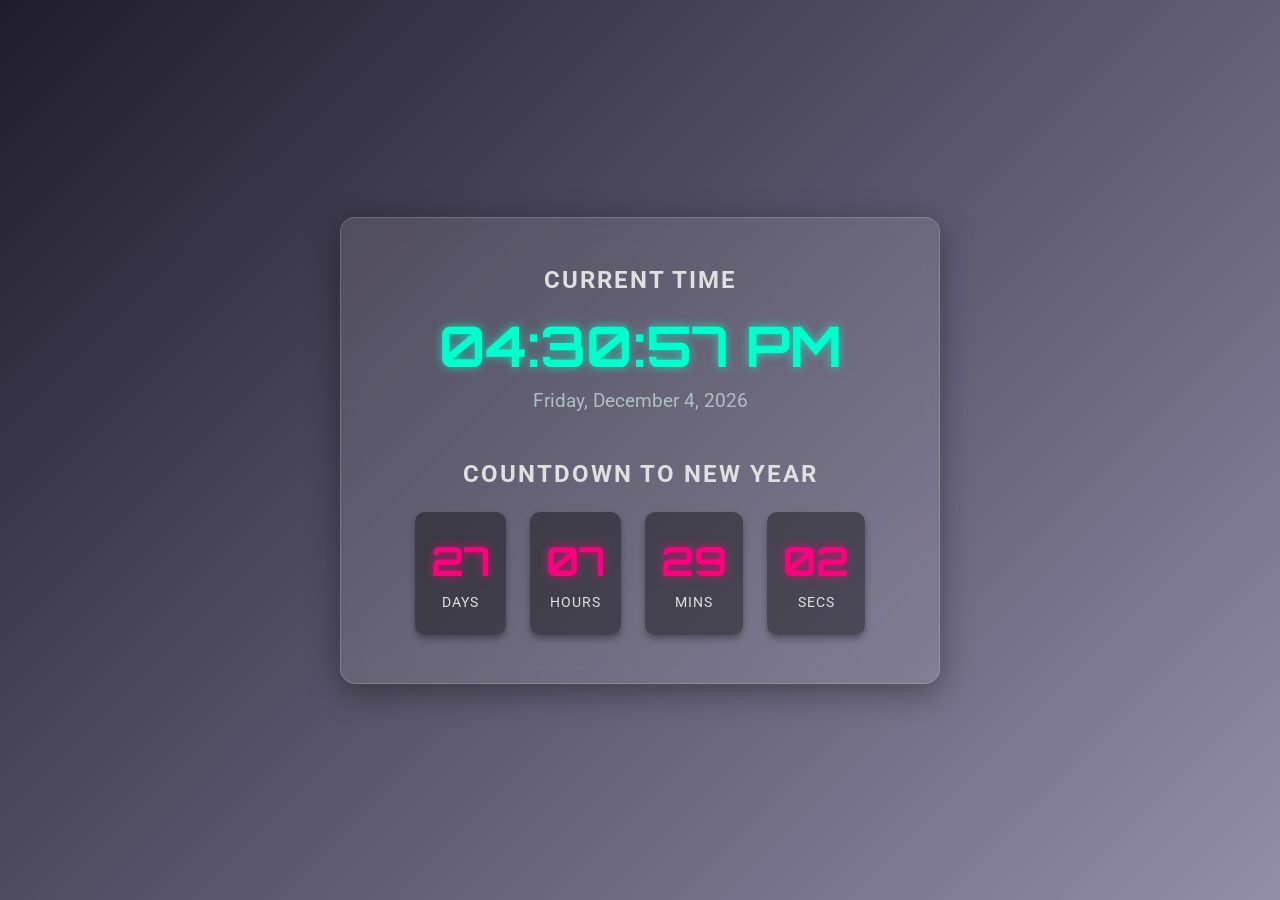
<file: week 2/assignment/index.html>
<!DOCTYPE html>
<html lang="en">
<head>
    <meta charset="UTF-8">
    <meta name="viewport" content="width=device-width, initial-scale=1.0">
    <title>Digital Clock & Countdown</title>
    <link href="https://fonts.googleapis.com/css2?family=Orbitron:wght@400;700&family=Roboto:wght@300;400&display=swap" rel="stylesheet">
    <link rel="stylesheet" href="style.css">
</head>
<body>
    <div class="container">

        <!-- Digital Clock Section -->
        <section class="clock-section">
            <h2>Current Time</h2>
            <div id="digital-clock" class="display">
                00:00:00 AM
            </div>
            <p id="current-date" class="date-display">Loading date...</p>
        </section>

        <!-- Countdown Timer Section -->
        <section class="countdown-section">
            <h2>Countdown to New Year</h2>
            <div class="countdown-container">
                <div class="time-box">
                    <span id="days">00</span>
                    <span class="label">Days</span>
                </div>
                <div class="time-box">
                    <span id="hours">00</span>
                    <span class="label">Hours</span>
                </div>
                <div class="time-box">
                    <span id="minutes">00</span>
                    <span class="label">Mins</span>
                </div>
                <div class="time-box">
                    <span id="seconds">00</span>
                    <span class="label">Secs</span>
                </div>
            </div>
        </section>

    </div>

    <script src="script.js"></script>
</body>
</html>
</file>
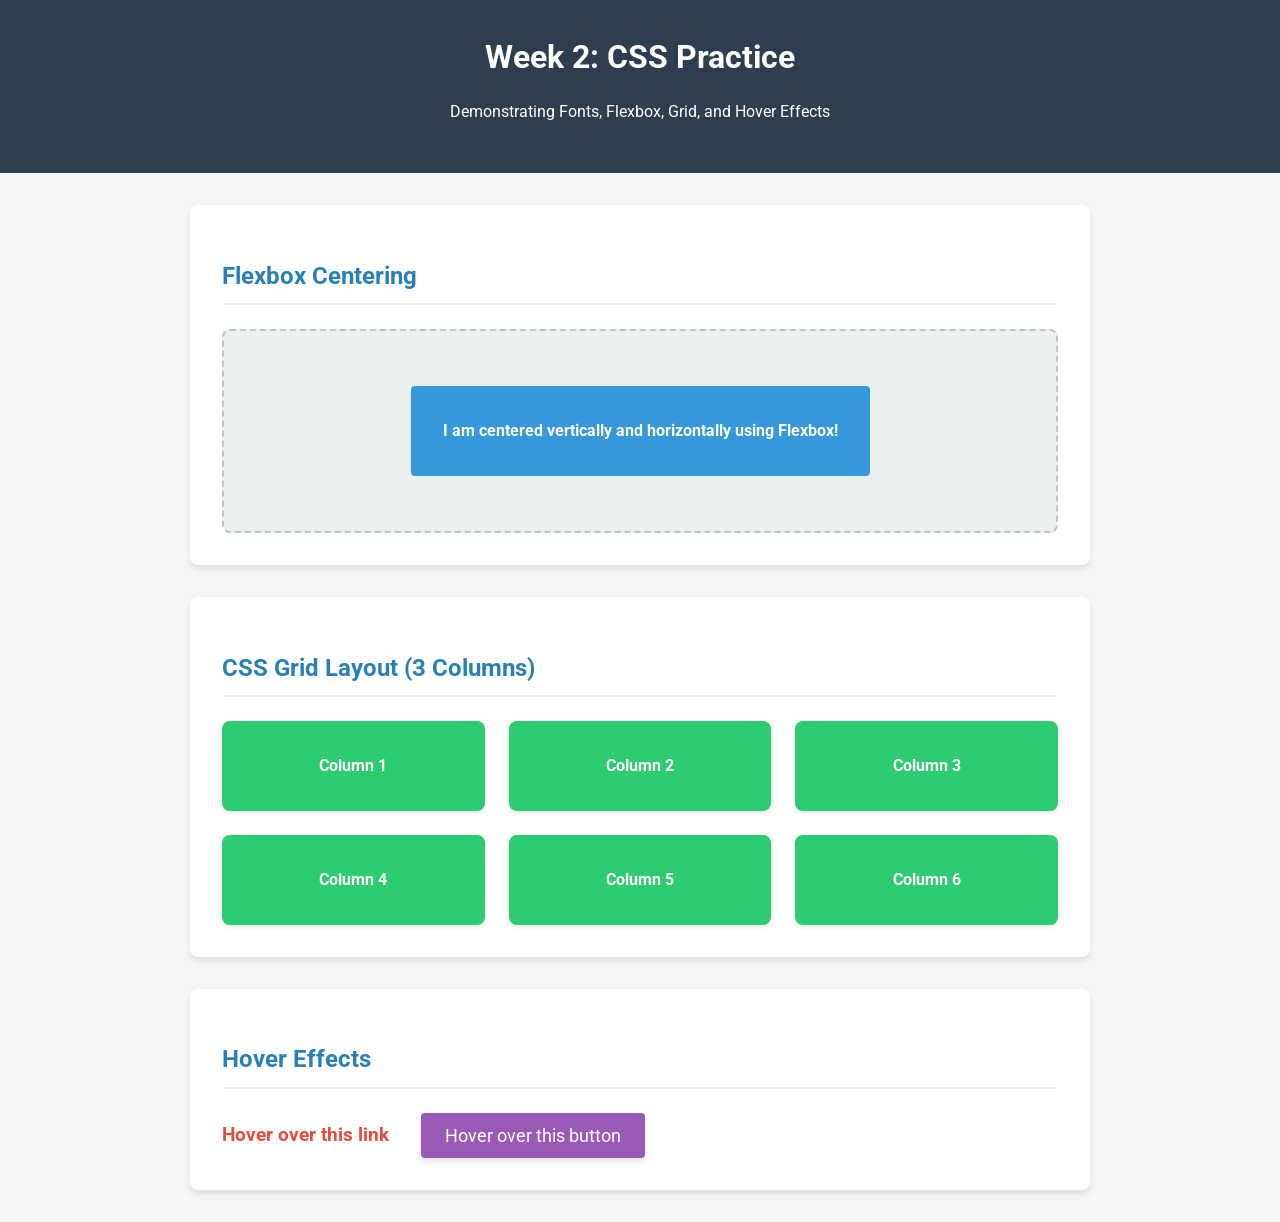
<file: week 2/practice/index.html>
<!DOCTYPE html>
<html lang="en">
<head>
    <meta charset="UTF-8">
    <meta name="viewport" content="width=device-width, initial-scale=1.0">
    <title>Week 2 CSS Practice</title>
    <!-- Practice 1: Custom Font from Google Fonts -->
    <link href="https://fonts.googleapis.com/css2?family=Roboto:wght@400;700&display=swap" rel="stylesheet">
    <link rel="stylesheet" href="style.css">
</head>
<body>

    <header>
        <h1>Week 2: CSS Practice</h1>
        <p>Demonstrating Fonts, Flexbox, Grid, and Hover Effects</p>
    </header>

    <main class="container">

        <!-- Practice 2: Flexbox Centering -->
        <section class="flexbox-section">
            <h2>Flexbox Centering</h2>
            <div class="flex-container">
                <div class="flex-item">
                    <p>I am centered vertically and horizontally using Flexbox!</p>
                </div>
            </div>
        </section>

        <!-- Practice 3: CSS Grid 3-Column Layout -->
        <section class="grid-section">
            <h2>CSS Grid Layout (3 Columns)</h2>
            <div class="grid-container">
                <div class="grid-item">Column 1</div>
                <div class="grid-item">Column 2</div>
                <div class="grid-item">Column 3</div>
                <div class="grid-item">Column 4</div>
                <div class="grid-item">Column 5</div>
                <div class="grid-item">Column 6</div>
            </div>
        </section>

        <!-- Practice 4: Hover Effects -->
        <section class="hover-section">
            <h2>Hover Effects</h2>
            <div class="hover-demo">
                <a href="#" class="custom-link">Hover over this link</a>
                <button class="custom-btn">Hover over this button</button>
            </div>
        </section>

    </main>

</body>
</html>
</file>
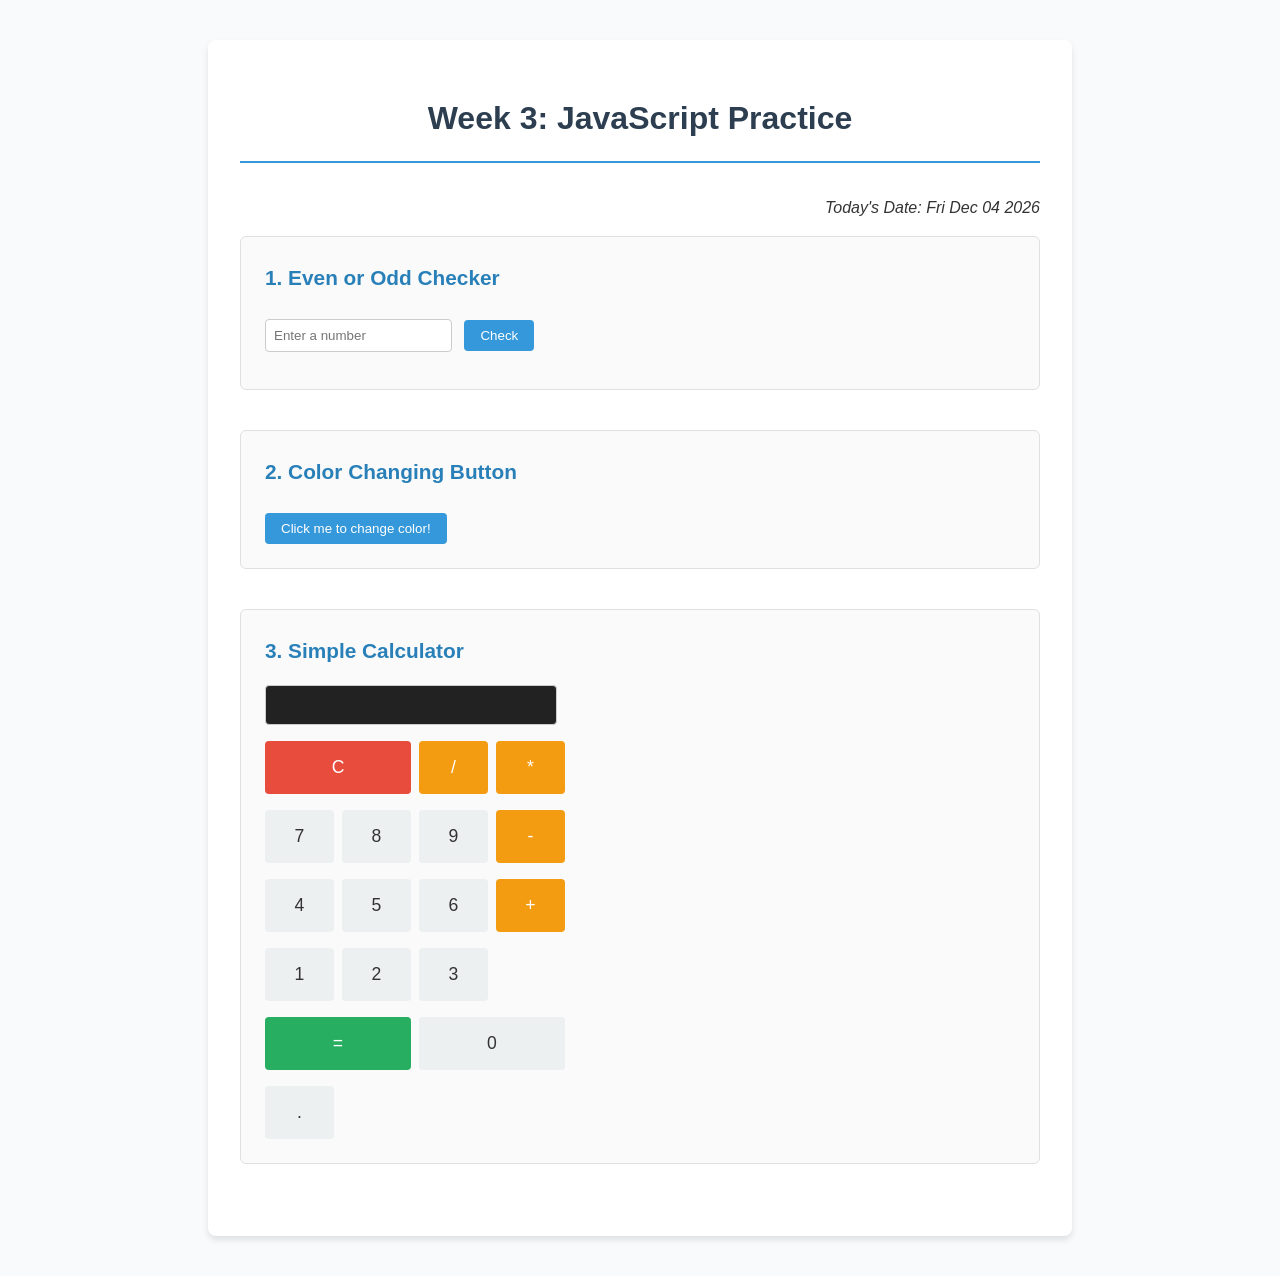
<file: week 3/practice/index.html>
<!DOCTYPE html>
<html lang="en">
<head>
    <meta charset="UTF-8">
    <meta name="viewport" content="width=device-width, initial-scale=1.0">
    <title>Week 3 JS Practice</title>
    <style>
        body { font-family: 'Segoe UI', Tahoma, Geneva, Verdana, sans-serif; line-height: 1.6; background: #f9fafb; padding: 2rem; color: #333; }
        .container { max-width: 800px; margin: 0 auto; background: white; padding: 2rem; border-radius: 8px; box-shadow: 0 4px 6px rgba(0,0,0,0.1); }
        h1 { text-align: center; color: #2c3e50; border-bottom: 2px solid #3498db; padding-bottom: 1rem; margin-bottom: 2rem; }
        .practice-section { margin-bottom: 2.5rem; padding: 1.5rem; border: 1px solid #e0e0e0; border-radius: 6px; background: #fafafa; }
        h2 { color: #2980b9; margin-top: 0; font-size: 1.3rem; }
        button { background: #3498db; color: white; border: none; padding: 0.5rem 1rem; border-radius: 4px; cursor: pointer; transition: background 0.3s; margin-top: 0.5rem; }
        button:hover { background: #2980b9; }
        input[type="number"], input[type="text"] { padding: 0.5rem; border: 1px solid #ccc; border-radius: 4px; margin-right: 0.5rem; }
        .result { margin-top: 0.8rem; font-weight: bold; color: #27ae60; }

        /* Calculator Specifics */
        .calculator { display: grid; grid-template-columns: repeat(4, 1fr); gap: 0.5rem; max-width: 300px; margin-top: 1rem; }
        .calc-display { grid-column: span 4; padding: 1rem; background: #222; color: #0f0; text-align: right; font-size: 1.2rem; border-radius: 4px; border: none; }
        .calc-btn { background: #ecf0f1; color: #333; padding: 1rem; font-size: 1.1rem; }
        .calc-btn.operator { background: #f39c12; color: white; }
        .calc-btn.equals { background: #27ae60; color: white; grid-column: span 2; }
        .calc-btn.clear { background: #e74c3c; color: white; grid-column: span 2; }
    </style>
</head>
<body>

    <div class="container">
        <h1>Week 3: JavaScript Practice</h1>

        <!-- Practice 4: Display today's date dynamically -->
        <p style="text-align: right; font-style: italic;">Today's Date: <span id="current-date"></span></p>

        <!-- Practice 1: Check even or odd numbers -->
        <div class="practice-section">
            <h2>1. Even or Odd Checker</h2>
            <input type="number" id="num-input" placeholder="Enter a number">
            <button onclick="checkEvenOdd()">Check</button>
            <div id="even-odd-result" class="result"></div>
        </div>

        <!-- Practice 2: Button that changes color on click -->
        <div class="practice-section">
            <h2>2. Color Changing Button</h2>
            <button id="color-btn">Click me to change color!</button>
        </div>

        <!-- Practice 3: Simple Calculator -->
        <div class="practice-section">
            <h2>3. Simple Calculator</h2>
            <div class="calculator">
                <input type="text" class="calc-display" id="calc-display" disabled>

                <button class="calc-btn clear" onclick="clearCalc()">C</button>
                <button class="calc-btn operator" onclick="appendCalc('/')">/</button>
                <button class="calc-btn operator" onclick="appendCalc('*')">*</button>

                <button class="calc-btn" onclick="appendCalc('7')">7</button>
                <button class="calc-btn" onclick="appendCalc('8')">8</button>
                <button class="calc-btn" onclick="appendCalc('9')">9</button>
                <button class="calc-btn operator" onclick="appendCalc('-')">-</button>

                <button class="calc-btn" onclick="appendCalc('4')">4</button>
                <button class="calc-btn" onclick="appendCalc('5')">5</button>
                <button class="calc-btn" onclick="appendCalc('6')">6</button>
                <button class="calc-btn operator" onclick="appendCalc('+')">+</button>

                <button class="calc-btn" onclick="appendCalc('1')">1</button>
                <button class="calc-btn" onclick="appendCalc('2')">2</button>
                <button class="calc-btn" onclick="appendCalc('3')">3</button>
                <button class="calc-btn equals" onclick="calculate()">=</button>

                <button class="calc-btn" onclick="appendCalc('0')" style="grid-column: span 2;">0</button>
                <button class="calc-btn" onclick="appendCalc('.')">.</button>
            </div>
        </div>

    </div>

    <script>
        // Practice 4: Display today's date dynamically
        document.getElementById('current-date').textContent = new Date().toDateString();

        // Practice 1: Check even or odd numbers
        function checkEvenOdd() {
            const num = document.getElementById('num-input').value;
            const resultDiv = document.getElementById('even-odd-result');

            if (num === '') {
                resultDiv.textContent = 'Please enter a number.';
                resultDiv.style.color = 'red';
                return;
            }

            if (num % 2 === 0) {
                resultDiv.textContent = `${num} is an EVEN number.`;
                resultDiv.style.color = '#27ae60';
            } else {
                resultDiv.textContent = `${num} is an ODD number.`;
                resultDiv.style.color = '#e67e22';
            }
        }

        // Practice 2: Button that changes color on click
        const colorBtn = document.getElementById('color-btn');
        colorBtn.addEventListener('click', function() {
            // Generate random hex color
            const randomColor = '#' + Math.floor(Math.random()*16777215).toString(16);
            this.style.backgroundColor = randomColor;
            this.textContent = `Color: ${randomColor}`;
        });

        // Practice 3: Simple Calculator
        const calcDisplay = document.getElementById('calc-display');

        function appendCalc(val) {
            calcDisplay.value += val;
        }

        function clearCalc() {
            calcDisplay.value = '';
        }

        function calculate() {
            try {
                // Using Function to safely evaluate simple math expressions instead of eval()
                const result = new Function('return ' + calcDisplay.value)();
                if(result === Infinity || isNaN(result)) {
                    calcDisplay.value = 'Error';
                } else {
                    calcDisplay.value = result;
                }
            } catch (error) {
                calcDisplay.value = 'Error';
            }
        }
    </script>
</body>
</html>
</file>
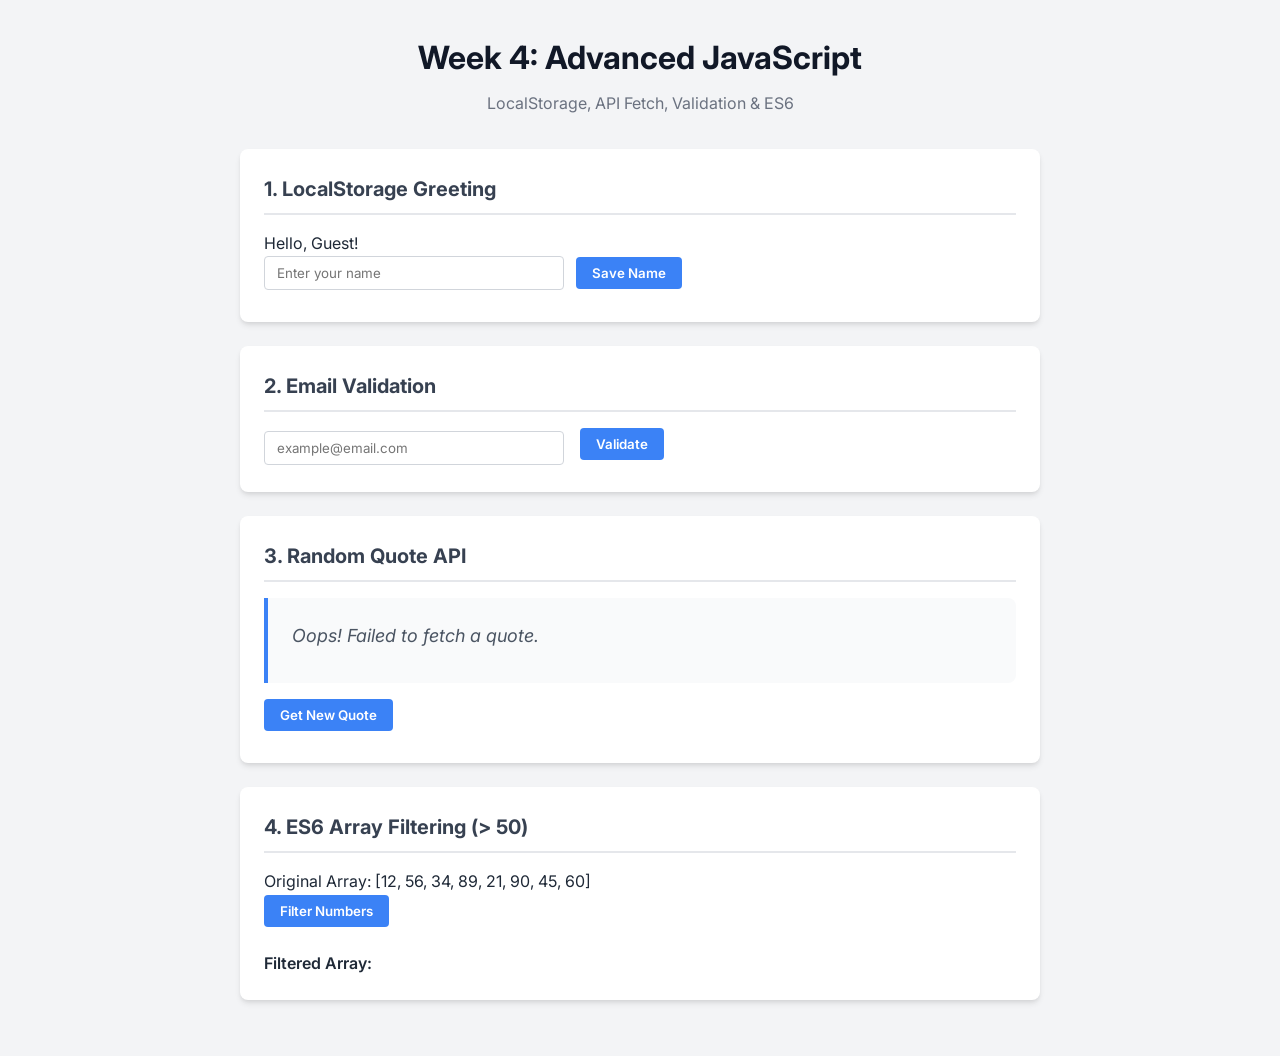
<file: week 4/practice/index.html>
<!DOCTYPE html>
<html lang="en">
<head>
    <meta charset="UTF-8">
    <meta name="viewport" content="width=device-width, initial-scale=1.0">
    <title>Week 4 JS Advanced Practice</title>
    <link href="https://fonts.googleapis.com/css2?family=Inter:wght@400;600&display=swap" rel="stylesheet">
    <link rel="stylesheet" href="style.css">
</head>
<body>

    <div class="container">
        <header>
            <h1>Week 4: Advanced JavaScript</h1>
            <p>LocalStorage, API Fetch, Validation & ES6</p>
        </header>

        <main>
            <!-- Task 1: LocalStorage -->
            <section class="card">
                <h2>1. LocalStorage Greeting</h2>
                <div id="greeting-area">
                    <p id="welcome-message">Hello, Guest!</p>
                    <input type="text" id="name-input" placeholder="Enter your name">
                    <button id="save-name-btn">Save Name</button>
                    <button id="clear-name-btn" class="secondary">Clear</button>
                </div>
            </section>

            <!-- Task 2: Form Validation -->
            <section class="card">
                <h2>2. Email Validation</h2>
                <form id="email-form" novalidate>
                    <div class="input-group">
                        <input type="email" id="email-input" placeholder="example@email.com">
                        <button type="submit">Validate</button>
                    </div>
                    <p id="email-error" class="error-msg hidden"></p>
                    <p id="email-success" class="success-msg hidden"></p>
                </form>
            </section>

            <!-- Task 3: API Fetch -->
            <section class="card">
                <h2>3. Random Quote API</h2>
                <div class="quote-box">
                    <p id="quote-text" class="quote">"Loading quote..."</p>
                    <p id="quote-author" class="author">-</p>
                </div>
                <button id="fetch-quote-btn">Get New Quote</button>
            </section>

            <!-- Task 4: ES6 Array Filtering -->
            <section class="card">
                <h2>4. ES6 Array Filtering (> 50)</h2>
                <p>Original Array: <span id="original-array">[12, 56, 34, 89, 21, 90, 45, 60]</span></p>
                <button id="filter-btn">Filter Numbers</button>
                <p class="result-text">Filtered Array: <span id="filtered-array"></span></p>
            </section>
        </main>
    </div>

    <script src="script.js"></script>
</body>
</html>
</file>
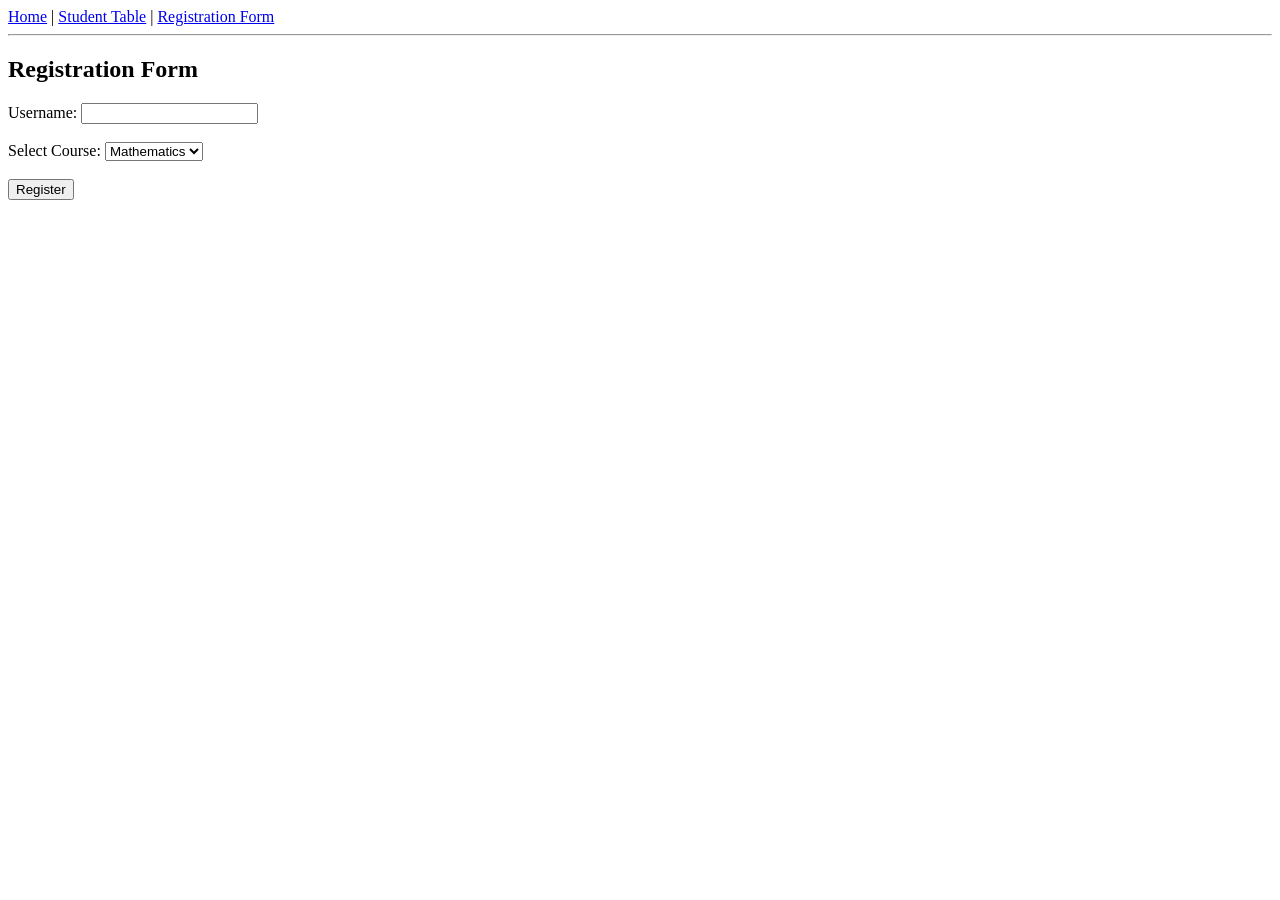
<file: week 1/practice/form.html>
<!DOCTYPE html>
<html lang="en">
<head>
    <meta charset="UTF-8">
    <title>Page 3 - Registration Form</title>
</head>
<body>
    <nav>
        <a href="index.html">Home</a> |
        <a href="table.html">Student Table</a> |
        <a href="form.html">Registration Form</a>
    </nav>
    <hr>

    <h2>Registration Form</h2>
    <form action="#" method="get">
        <label for="username">Username:</label>
        <input type="text" id="username" name="username"><br><br>

        <label for="course">Select Course:</label>
        <select id="course" name="course">
            <option value="math">Mathematics</option>
            <option value="science">Science</option>
            <option value="history">History</option>
        </select><br><br>

        <input type="submit" value="Register">
    </form>
</body>
</html>
</file>
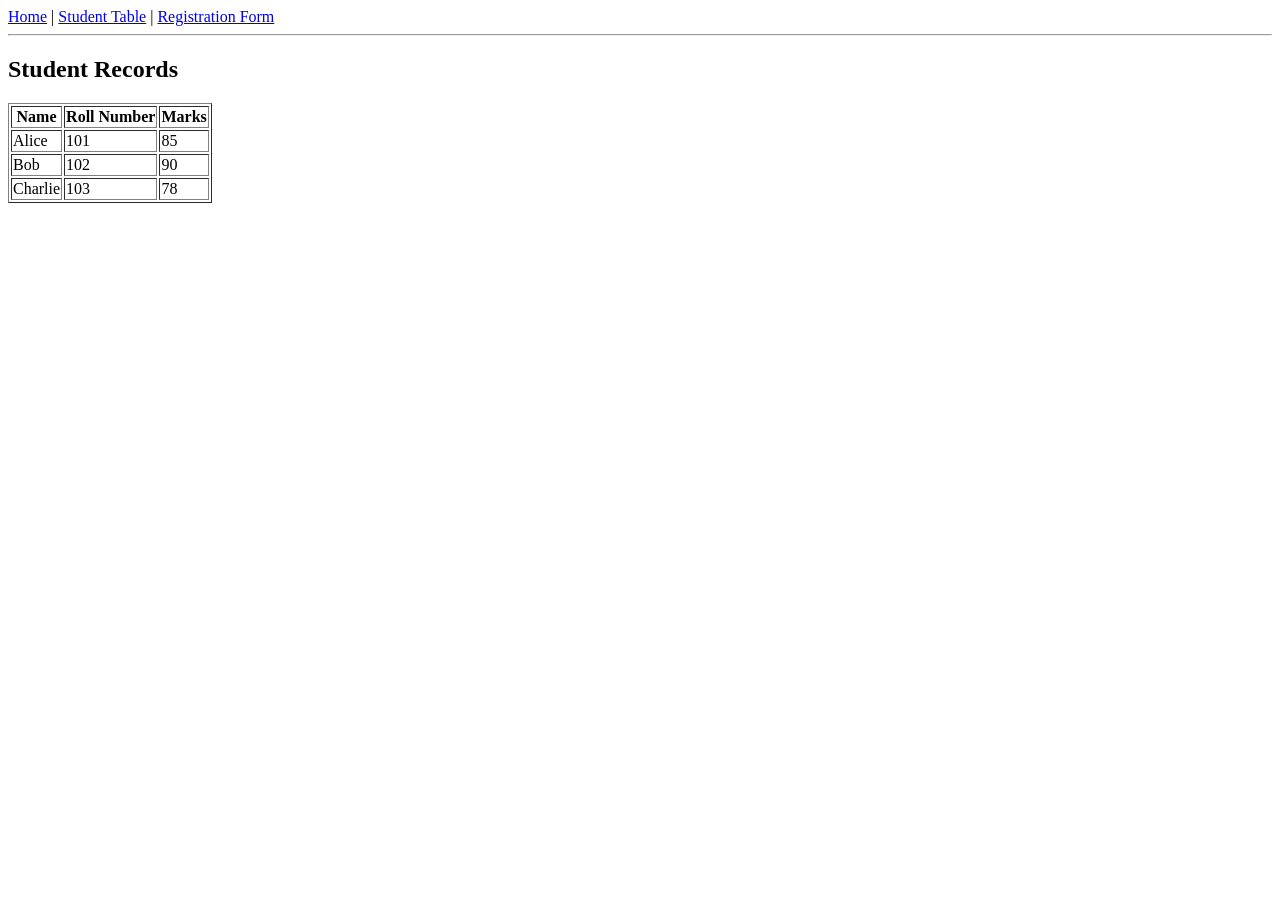
<file: week 1/practice/table.html>
<!DOCTYPE html>
<html lang="en">
<head>
    <meta charset="UTF-8">
    <title>Page 2 - Student Table</title>
</head>
<body>
    <nav>
        <a href="index.html">Home</a> |
        <a href="table.html">Student Table</a> |
        <a href="form.html">Registration Form</a>
    </nav>
    <hr>

    <h2>Student Records</h2>
    <table border="1">
        <thead>
            <tr>
                <th>Name</th>
                <th>Roll Number</th>
                <th>Marks</th>
            </tr>
        </thead>
        <tbody>
            <tr>
                <td>Alice</td>
                <td>101</td>
                <td>85</td>
            </tr>
            <tr>
                <td>Bob</td>
                <td>102</td>
                <td>90</td>
            </tr>
            <tr>
                <td>Charlie</td>
                <td>103</td>
                <td>78</td>
            </tr>
        </tbody>
    </table>
</body>
</html>
</file>
<file: week 2/assignment/style.css>
* {
    margin: 0;
    padding: 0;
    box-sizing: border-box;
}

body {
    background: linear-gradient(135deg, #1f1c2c 0%, #928dab 100%);
    font-family: 'Roboto', sans-serif;
    color: white;
    display: flex;
    justify-content: center;
    align-items: center;
    min-height: 100vh;
}

.container {
    background: rgba(255, 255, 255, 0.1);
    backdrop-filter: blur(10px);
    border-radius: 15px;
    padding: 3rem;
    box-shadow: 0 8px 32px 0 rgba(0, 0, 0, 0.37);
    border: 1px solid rgba(255, 255, 255, 0.18);
    text-align: center;
    max-width: 600px;
    width: 90%;
}

section {
    margin-bottom: 3rem;
}

section:last-child {
    margin-bottom: 0;
}

h2 {
    font-size: 1.5rem;
    margin-bottom: 1rem;
    color: #e0e0e0;
    text-transform: uppercase;
    letter-spacing: 2px;
}

/* Digital Clock Styles */
.display {
    font-family: 'Orbitron', sans-serif;
    font-size: 3.5rem;
    font-weight: 700;
    color: #00ffcc;
    text-shadow: 0 0 10px rgba(0, 255, 204, 0.7);
    margin-bottom: 0.5rem;
}

.date-display {
    font-size: 1.2rem;
    color: #b0bec5;
}

/* Countdown Styles */
.countdown-container {
    display: flex;
    justify-content: center;
    gap: 1.5rem;
    margin-top: 1.5rem;
}

.time-box {
    background: rgba(0, 0, 0, 0.4);
    border-radius: 10px;
    padding: 1.5rem 1rem;
    min-width: 90px;
    box-shadow: 0 4px 6px rgba(0, 0, 0, 0.3);
}

.time-box span {
    display: block;
}

.time-box span:first-child {
    font-family: 'Orbitron', sans-serif;
    font-size: 2.5rem;
    font-weight: 700;
    color: #ff007f;
    text-shadow: 0 0 10px rgba(255, 0, 127, 0.7);
}

.label {
    font-size: 0.9rem;
    color: #e0e0e0;
    text-transform: uppercase;
    margin-top: 0.5rem;
    letter-spacing: 1px;
}

/* Responsive */
@media (max-width: 600px) {
    .display {
        font-size: 2.5rem;
    }

    .countdown-container {
        gap: 0.8rem;
    }

    .time-box {
        min-width: 70px;
        padding: 1rem 0.5rem;
    }

    .time-box span:first-child {
        font-size: 1.8rem;
    }
}
</file>
<file: week 2/practice/style.css>
/* Practice 1: Style webpage with background color and custom fonts */
body {
    background-color: #f4f7f6; /* Background color */
    font-family: 'Roboto', sans-serif; /* Custom Font */
    color: #333;
    margin: 0;
    padding: 0;
    line-height: 1.6;
}

header {
    background-color: #2c3e50;
    color: white;
    text-align: center;
    padding: 2rem;
    margin-bottom: 2rem;
}

header h1 {
    margin: 0;
}

.container {
    max-width: 900px;
    margin: 0 auto;
    padding: 0 1rem;
}

section {
    background-color: white;
    padding: 2rem;
    margin-bottom: 2rem;
    border-radius: 8px;
    box-shadow: 0 4px 6px rgba(0,0,0,0.1);
}

section h2 {
    color: #2980b9;
    border-bottom: 2px solid #ecf0f1;
    padding-bottom: 0.5rem;
    margin-bottom: 1.5rem;
}

/* Practice 2: Use Flexbox to center items both vertically and horizontally */
.flex-container {
    display: flex;
    justify-content: center; /* Center horizontally */
    align-items: center;     /* Center vertically */
    height: 200px;
    background-color: #ecf0f1;
    border: 2px dashed #bdc3c7;
    border-radius: 8px;
}

.flex-item {
    background-color: #3498db;
    color: white;
    padding: 1rem 2rem;
    border-radius: 4px;
    text-align: center;
    font-weight: bold;
}

/* Practice 3: Create a responsive 3-column layout using CSS Grid */
.grid-container {
    display: grid;
    /* Responsive: auto-fit creates columns as they fit, minmax ensures minimum 250px, otherwise fraction */
    grid-template-columns: repeat(auto-fit, minmax(250px, 1fr));
    gap: 1.5rem;
}

.grid-item {
    background-color: #2ecc71;
    color: white;
    padding: 2rem;
    text-align: center;
    border-radius: 8px;
    font-weight: bold;
    box-shadow: 0 2px 4px rgba(0,0,0,0.1);
}

/* Practice 4: Add hover effects to buttons and links */
.hover-demo {
    display: flex;
    gap: 2rem;
    align-items: center;
}

/* Link hover effect */
.custom-link {
    color: #e74c3c;
    text-decoration: none;
    font-weight: bold;
    font-size: 1.2rem;
    position: relative;
    transition: color 0.3s ease;
}

.custom-link::after {
    content: '';
    position: absolute;
    width: 0;
    height: 2px;
    bottom: -4px;
    left: 0;
    background-color: #c0392b;
    transition: width 0.3s ease;
}

.custom-link:hover {
    color: #c0392b;
}

.custom-link:hover::after {
    width: 100%;
}

/* Button hover effect */
.custom-btn {
    background-color: #9b59b6;
    color: white;
    border: none;
    padding: 0.8rem 1.5rem;
    font-size: 1.1rem;
    font-family: inherit;
    border-radius: 4px;
    cursor: pointer;
    transition: all 0.3s ease;
    box-shadow: 0 4px 6px rgba(0,0,0,0.1);
}

.custom-btn:hover {
    background-color: #8e44ad;
    transform: translateY(-2px);
    box-shadow: 0 6px 12px rgba(0,0,0,0.2);
}

.custom-btn:active {
    transform: translateY(1px);
    box-shadow: 0 2px 4px rgba(0,0,0,0.1);
}
</file>
<file: week 4/practice/style.css>
* {
    margin: 0;
    padding: 0;
    box-sizing: border-box;
    font-family: 'Inter', sans-serif;
}

body {
    background-color: #f3f4f6;
    color: #1f2937;
    line-height: 1.6;
    padding: 2rem 1rem;
}

.container {
    max-width: 800px;
    margin: 0 auto;
}

header {
    text-align: center;
    margin-bottom: 2rem;
}

header h1 {
    color: #111827;
    margin-bottom: 0.5rem;
}

header p {
    color: #6b7280;
}

/* Card Styling */
.card {
    background: #ffffff;
    border-radius: 8px;
    padding: 1.5rem;
    margin-bottom: 1.5rem;
    box-shadow: 0 4px 6px -1px rgba(0, 0, 0, 0.1), 0 2px 4px -1px rgba(0, 0, 0, 0.06);
}

.card h2 {
    font-size: 1.25rem;
    color: #374151;
    margin-bottom: 1rem;
    border-bottom: 2px solid #e5e7eb;
    padding-bottom: 0.5rem;
}

/* Inputs & Buttons */
input[type="text"],
input[type="email"] {
    width: 100%;
    max-width: 300px;
    padding: 0.5rem 0.75rem;
    border: 1px solid #d1d5db;
    border-radius: 4px;
    outline: none;
    transition: border-color 0.2s;
    margin-right: 0.5rem;
    margin-bottom: 0.5rem;
}

input:focus {
    border-color: #3b82f6;
    box-shadow: 0 0 0 3px rgba(59, 130, 246, 0.1);
}

button {
    background-color: #3b82f6;
    color: white;
    border: none;
    padding: 0.5rem 1rem;
    border-radius: 4px;
    cursor: pointer;
    font-weight: 600;
    transition: background-color 0.2s;
    margin-bottom: 0.5rem;
}

button:hover {
    background-color: #2563eb;
}

button.secondary {
    background-color: #ef4444;
}

button.secondary:hover {
    background-color: #dc2626;
}

/* Form Group */
.input-group {
    display: flex;
    flex-wrap: wrap;
    gap: 0.5rem;
    align-items: center;
}

.input-group input {
    margin-bottom: 0;
}

/* Validation Messages */
.hidden {
    display: none;
}

.error-msg {
    color: #ef4444;
    font-size: 0.875rem;
    margin-top: 0.5rem;
}

.success-msg {
    color: #10b981;
    font-size: 0.875rem;
    margin-top: 0.5rem;
}

/* Quote Box */
.quote-box {
    background: #f9fafb;
    padding: 1.5rem;
    border-left: 4px solid #3b82f6;
    border-radius: 0 8px 8px 0;
    margin-bottom: 1rem;
}

.quote {
    font-size: 1.125rem;
    font-style: italic;
    color: #4b5563;
    margin-bottom: 0.5rem;
}

.author {
    font-weight: 600;
    color: #111827;
    text-align: right;
}

/* Results text */
.result-text {
    margin-top: 1rem;
    font-weight: 600;
}

#filtered-array {
    color: #10b981;
}
</file>
